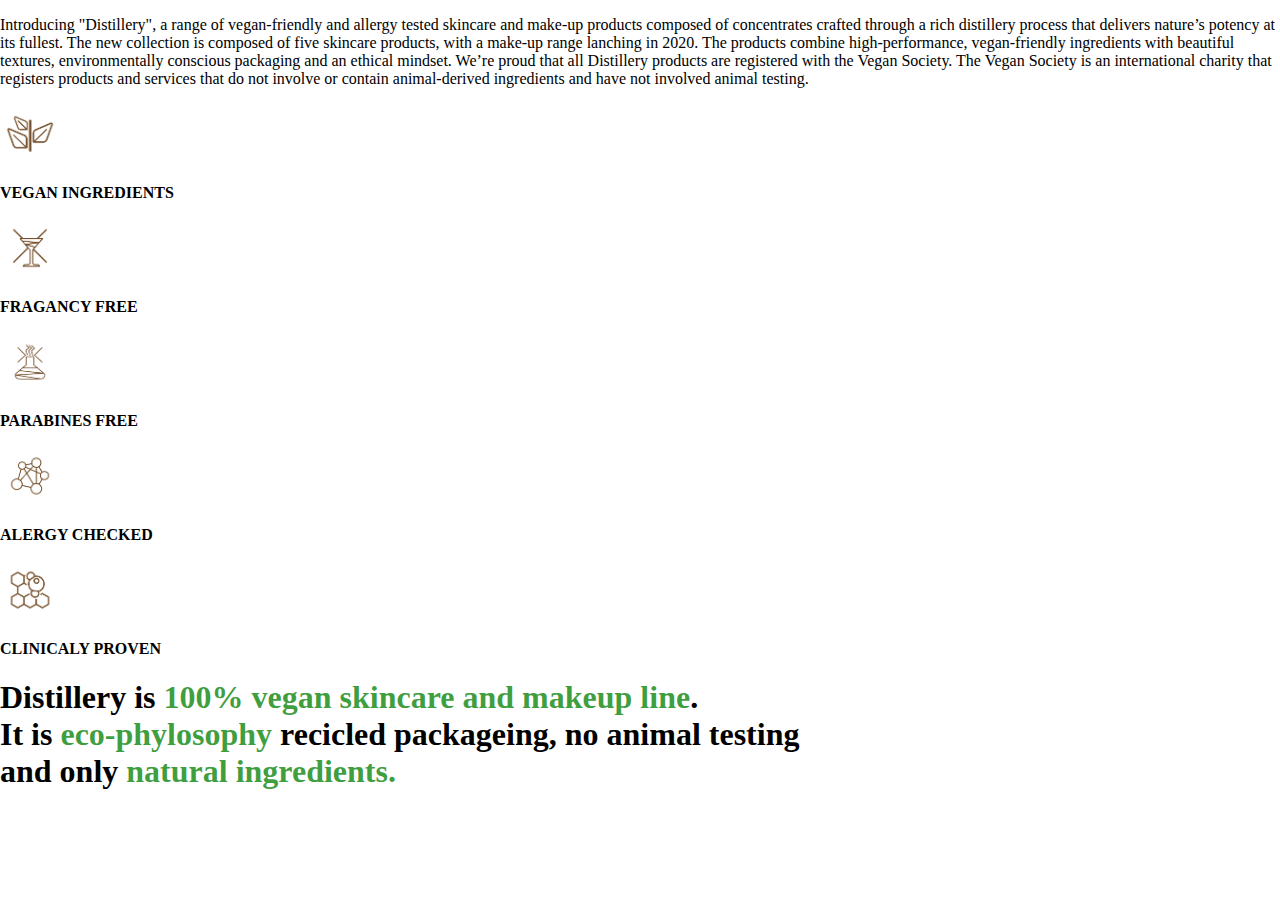
<file: about.html>
<!DOCTYPE html>
<html lang="en">
<head>
    <meta charset="UTF-8">
    <meta http-equiv="X-UA-Compatible" content="IE=edge">
    <meta name="viewport" content="width=device-width, initial-scale=1.0">
    <title>Document</title>
    <link rel="stylesheet" href="css/distilery.css">
    <link rel="stylesheet" href="https://use.fontawesome.com/releases/v5.15.3/css/all.css" integrity="sha384-SZXxX4whJ79/gErwcOYf+zWLeJdY/qpuqC4cAa9rOGUstPomtqpuNWT9wdPEn2fk" crossorigin="anonymous">
    <link rel="preconnect" href="https://fonts.gstatic.com">
    <link href="https://fonts.googleapis.com/css2?family=Roboto&display=swap" rel="stylesheet">
    <!-- CSS only -->
    <link href="https://cdn.jsdelivr.net/npm/bootstrap@5.1.0/dist/css/bootstrap.min.css" rel="stylesheet" integrity="sha384-KyZXEAg3QhqLMpG8r+8fhAXLRk2vvoC2f3B09zVXn8CA5QIVfZOJ3BCsw2P0p/We" crossorigin="anonymous">
</head>
<body>
    <!--HEADER BANNER-->
    <header class="mt-5">
        <p class="pt-5 ps-5 pe-5">Introducing "Distillery", a range of vegan-friendly and allergy tested skincare and make-up products composed of concentrates crafted through a rich distillery process that delivers nature’s potency at its fullest.

            The new collection is composed of five skincare products, with a make-up range lanching in 2020. The products combine high-performance, vegan-friendly ingredients with beautiful textures, environmentally conscious packaging and an ethical mindset.
            
            We’re proud that all Distillery products are registered with the Vegan Society. The Vegan Society is an international charity that registers products and services that do not involve or contain animal-derived ingredients and have not involved animal testing.
        </p>
    </header>

    <!--PROPERTIES DIV-->
    <div class="container property-div">
      <div class="card-group text-center">
        <div class="card d-flex justify-content center align-items-center border-0" style="width: 18rem;">
          <img src="Images/one.jpg" class="card-img-top" alt="..." style="width: 60px;">
          <div class="card-body pt-0 mt-0">
            <p class="card-text fs-6 fw-normal">Vegan ingredients</p>
          </div>
        </div>
        <div class="card d-flex justify-content center align-items-center border-0" style="width: 18rem;">
          <img src="Images/two.jpg" class="card-img-top" alt="..." style="width: 60px;">
          <div class="card-body pt-0 mt-0">
            <p class="card-text fs-6 fw-normal">Fragancy free</p>
          </div>
        </div>
        <div class="card d-flex justify-content center align-items-center border-0" style="width: 18rem;">
          <img src="Images/three.jpg" class="card-img-top" alt="..." style="width: 60px;">
          <div class="card-body pt-0 mt-0">
            <p class="card-text fs-6 fw-normal">Parabines free</p>
          </div>
        </div>
        <div class="card d-flex justify-content center align-items-center border-0" style="width: 18rem;">
          <img src="Images/four.jpg" class="card-img-top" alt="..." style="width: 60px;">
          <div class="card-body pt-0 mt-0">
            <p class="card-text fs-6 fw-normal">Alergy checked</p>
          </div>
        </div>
        <div class="card d-flex justify-content center align-items-center border-0" style="width: 18rem;">
          <img src="Images/five.jpg" class="card-img-top" alt="..." style="width: 60px;">
          <div class="card-body pt-0 mt-0">
            <p class="card-text fs-6 fw-normal">Clinicaly proven</p>
          </div>
        </div>
      </div>
    </div>

    <!--MAIN TEXT AFTER HEADER-->
    <div class="container text-center mt-4 main-textbox">
      <h1 class="fs-4">Distillery is <span>100% vegan skincare and makeup line</span>. 
        <br> 
        It is <span>eco-phylosophy</span> recicled packageing, no animal testing 
        <br> 
        and only <span>natural ingredients.</span></h1>
    </div>

    <!-- JavaScript Bundle with Popper -->
    <script src="https://cdn.jsdelivr.net/npm/bootstrap@5.1.0/dist/js/bootstrap.bundle.min.js" integrity="sha384-U1DAWAznBHeqEIlVSCgzq+c9gqGAJn5c/t99JyeKa9xxaYpSvHU5awsuZVVFIhvj" crossorigin="anonymous"></script>
</body>
</html>
</file>
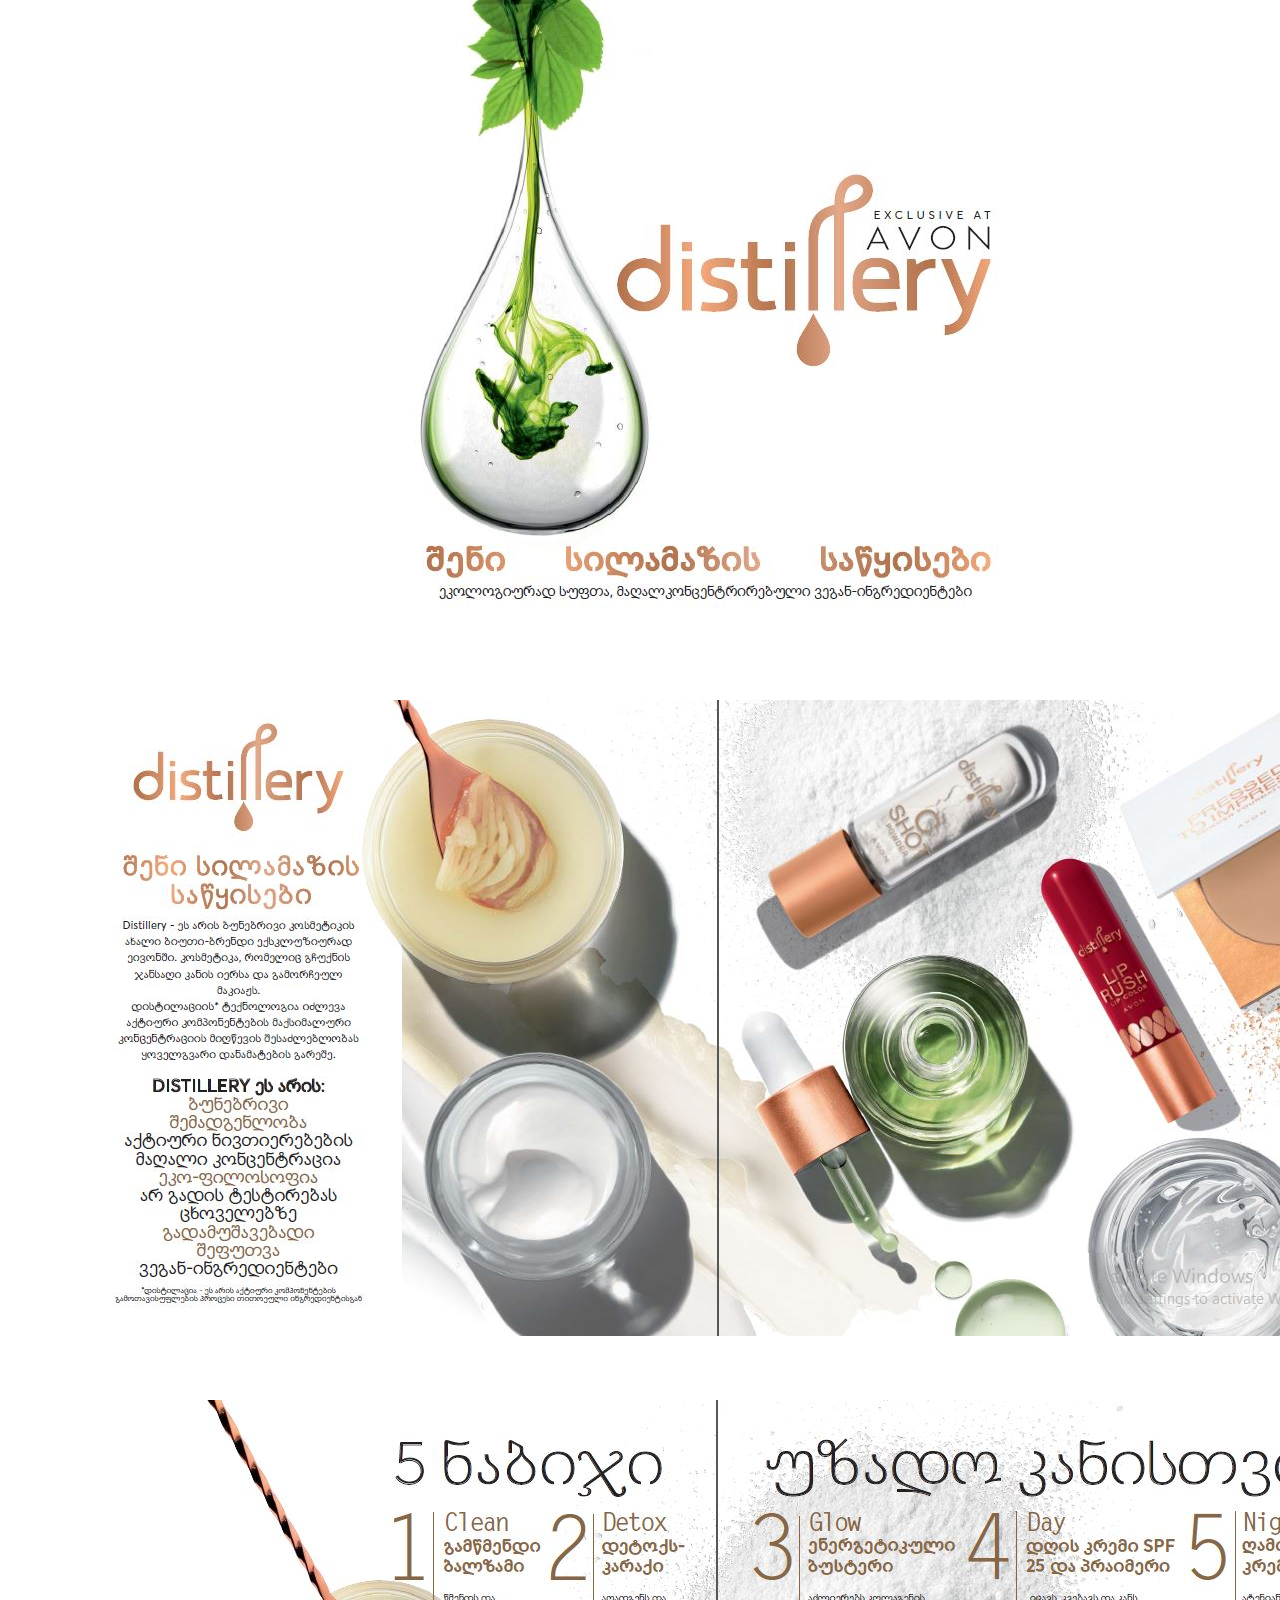
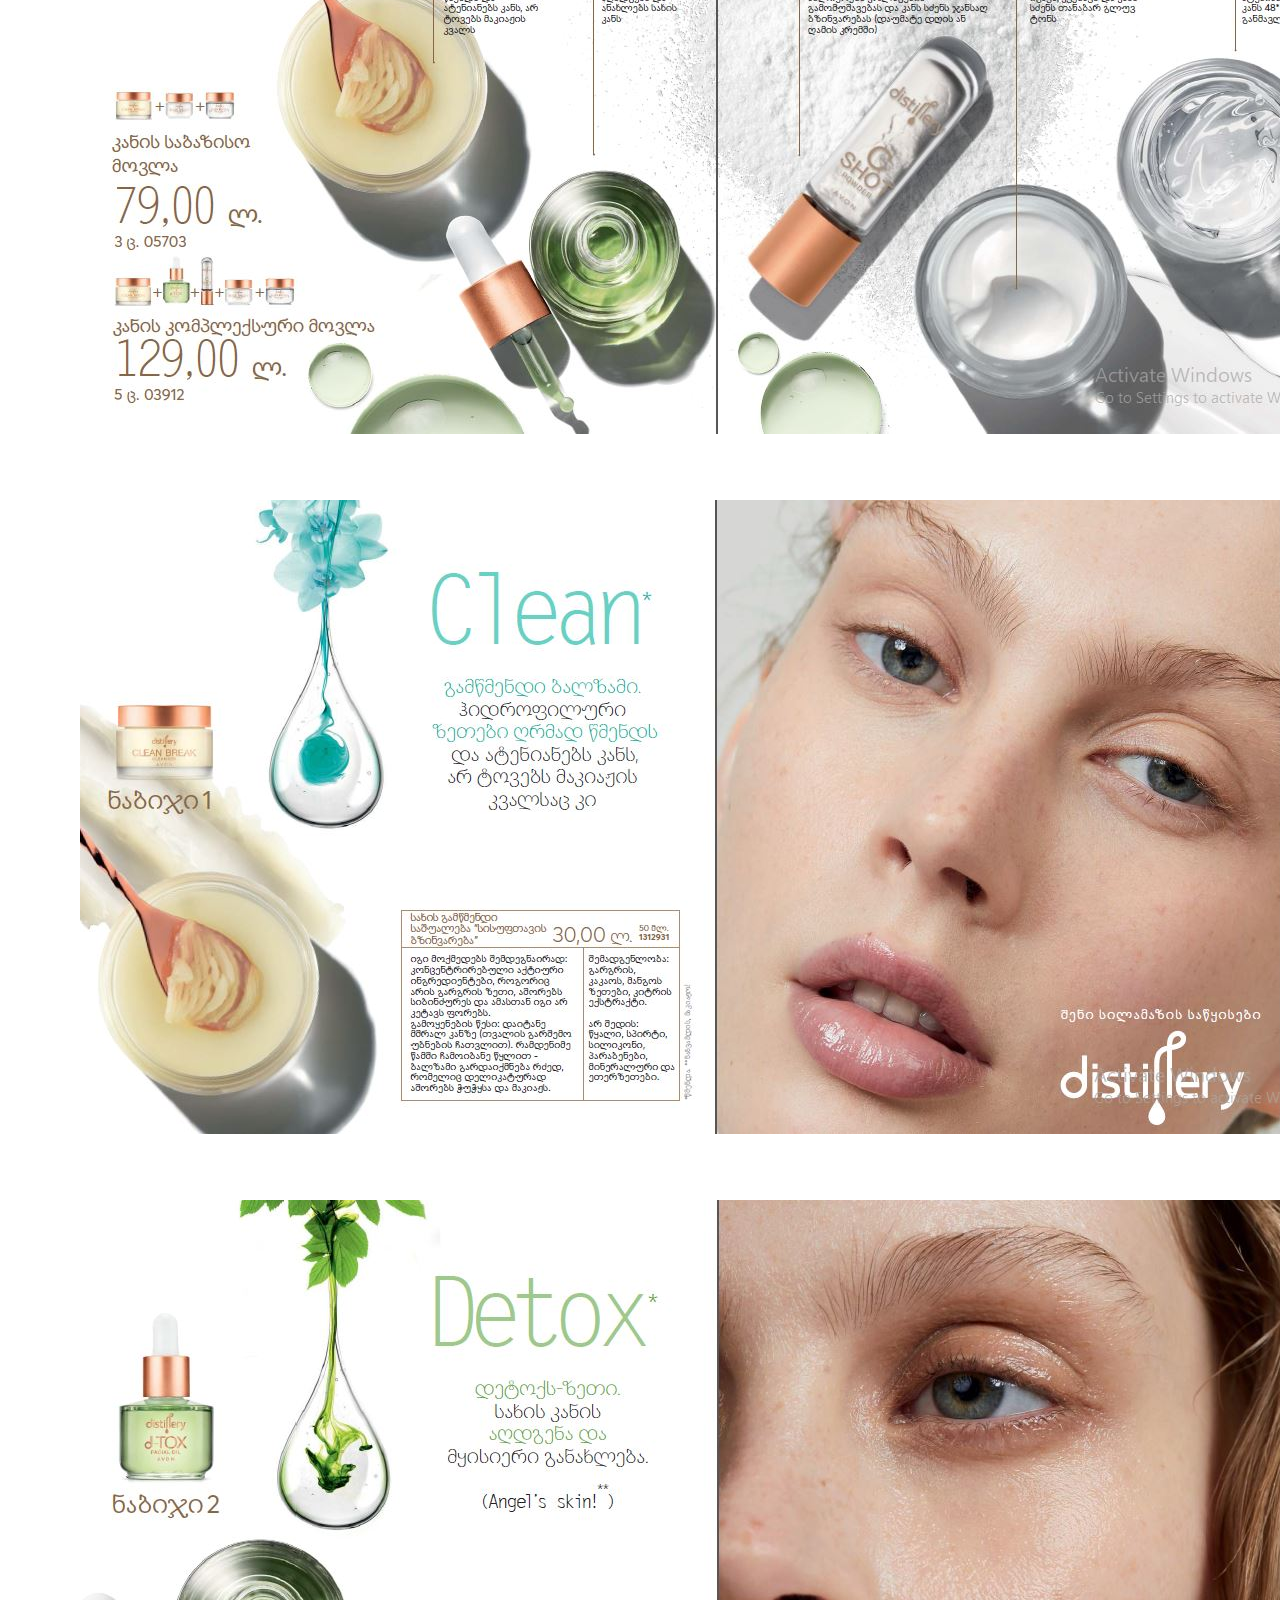
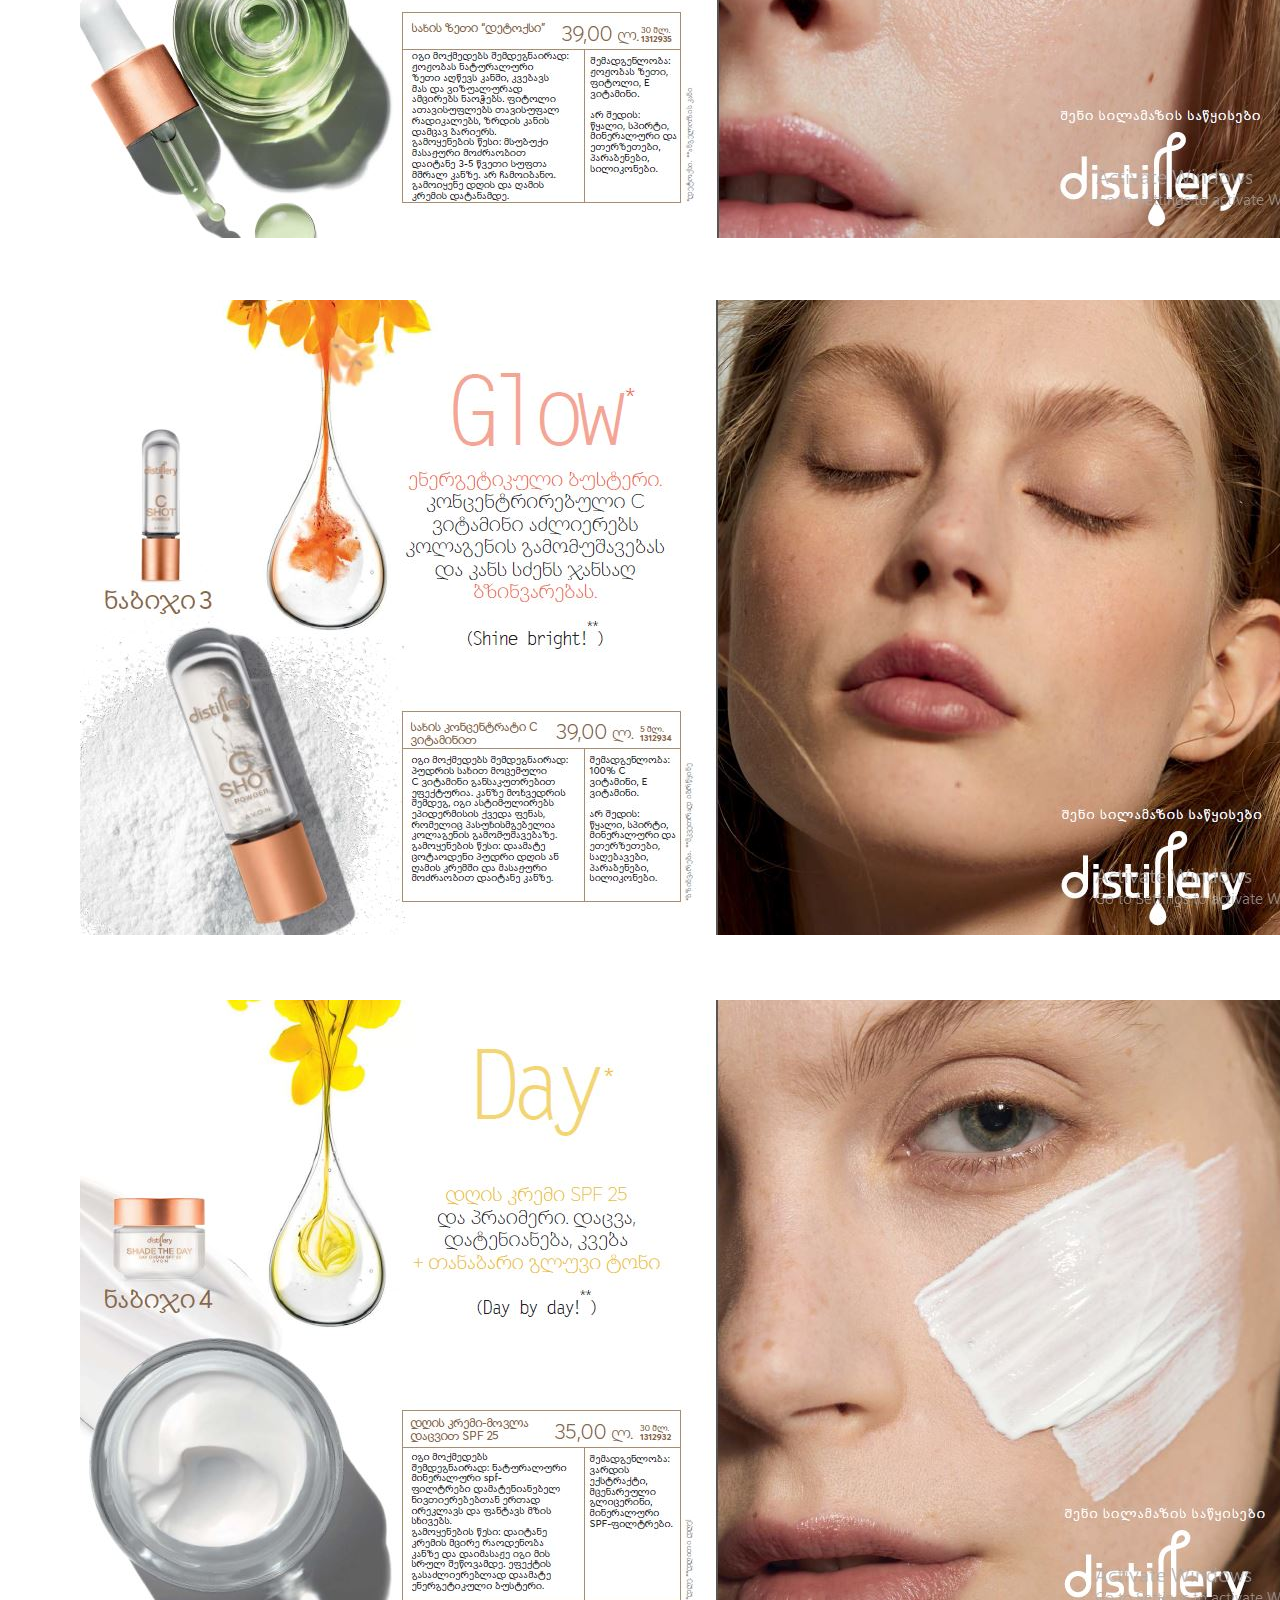
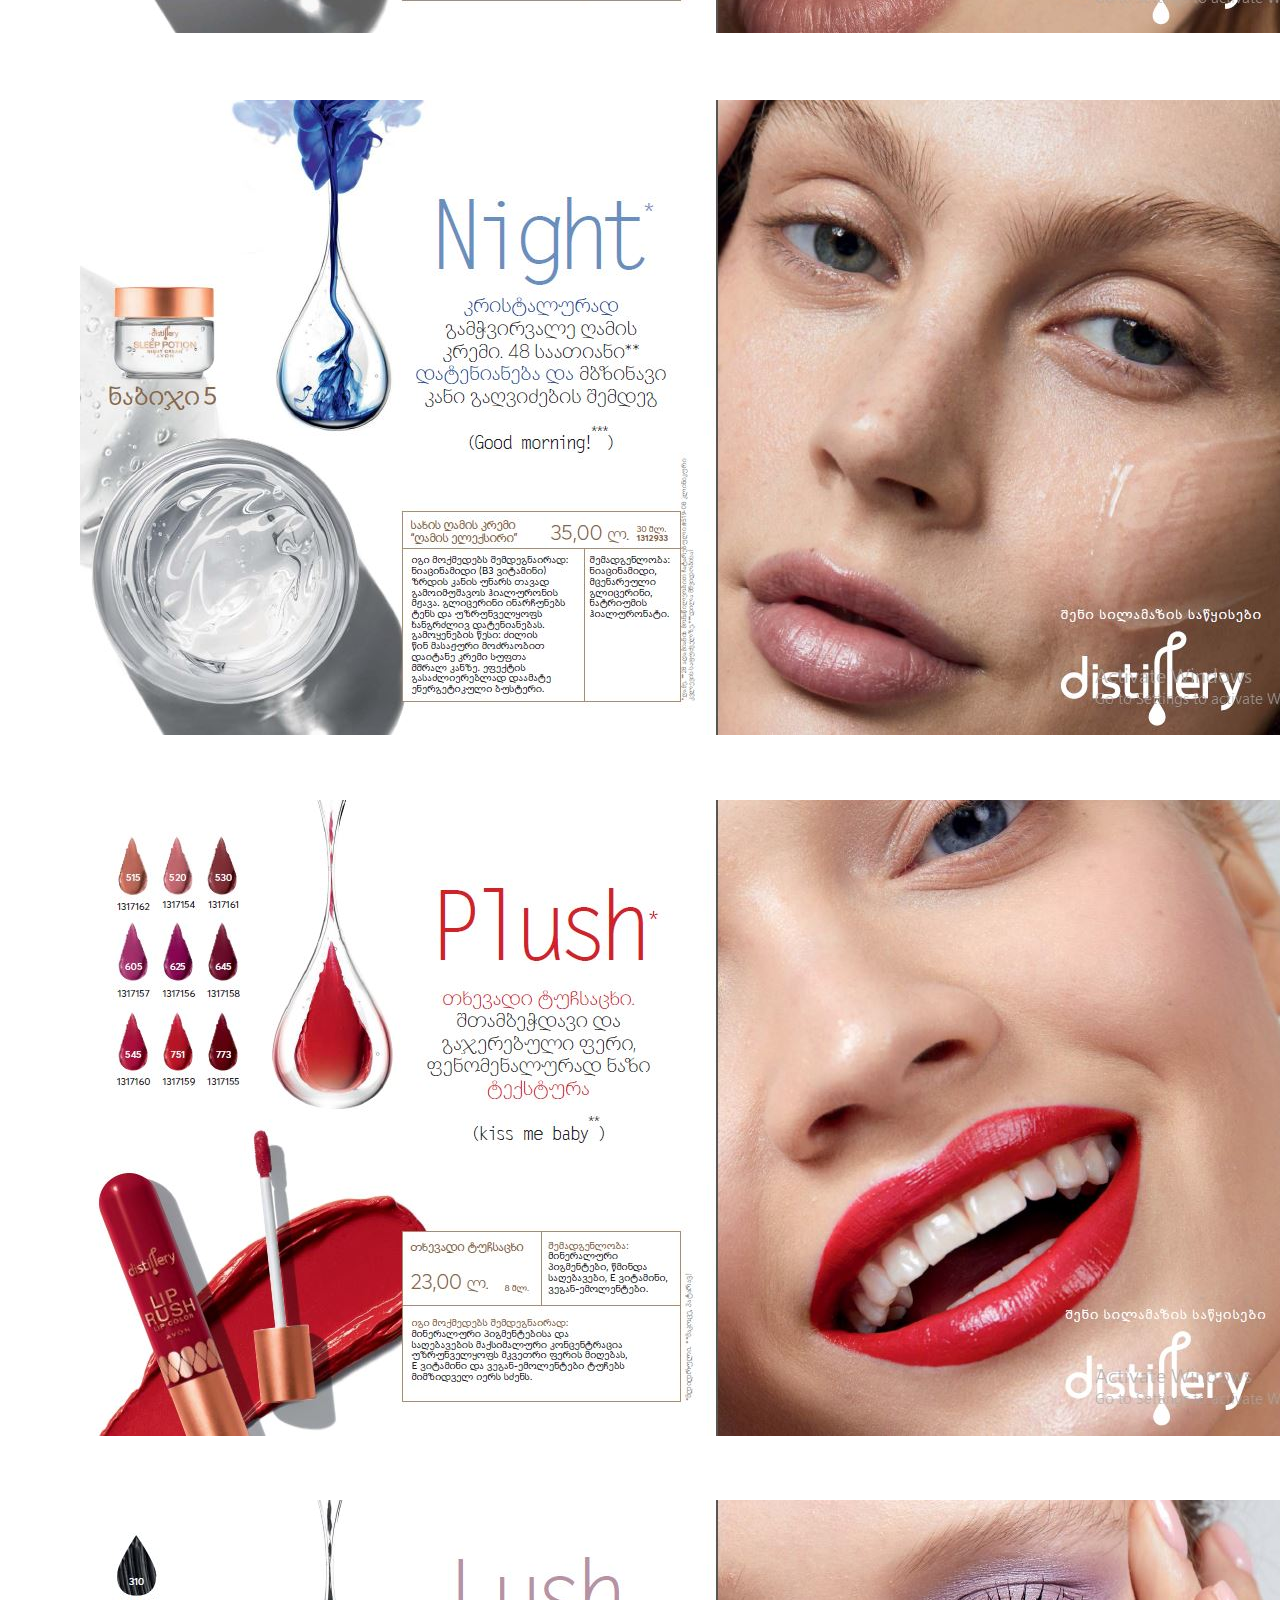
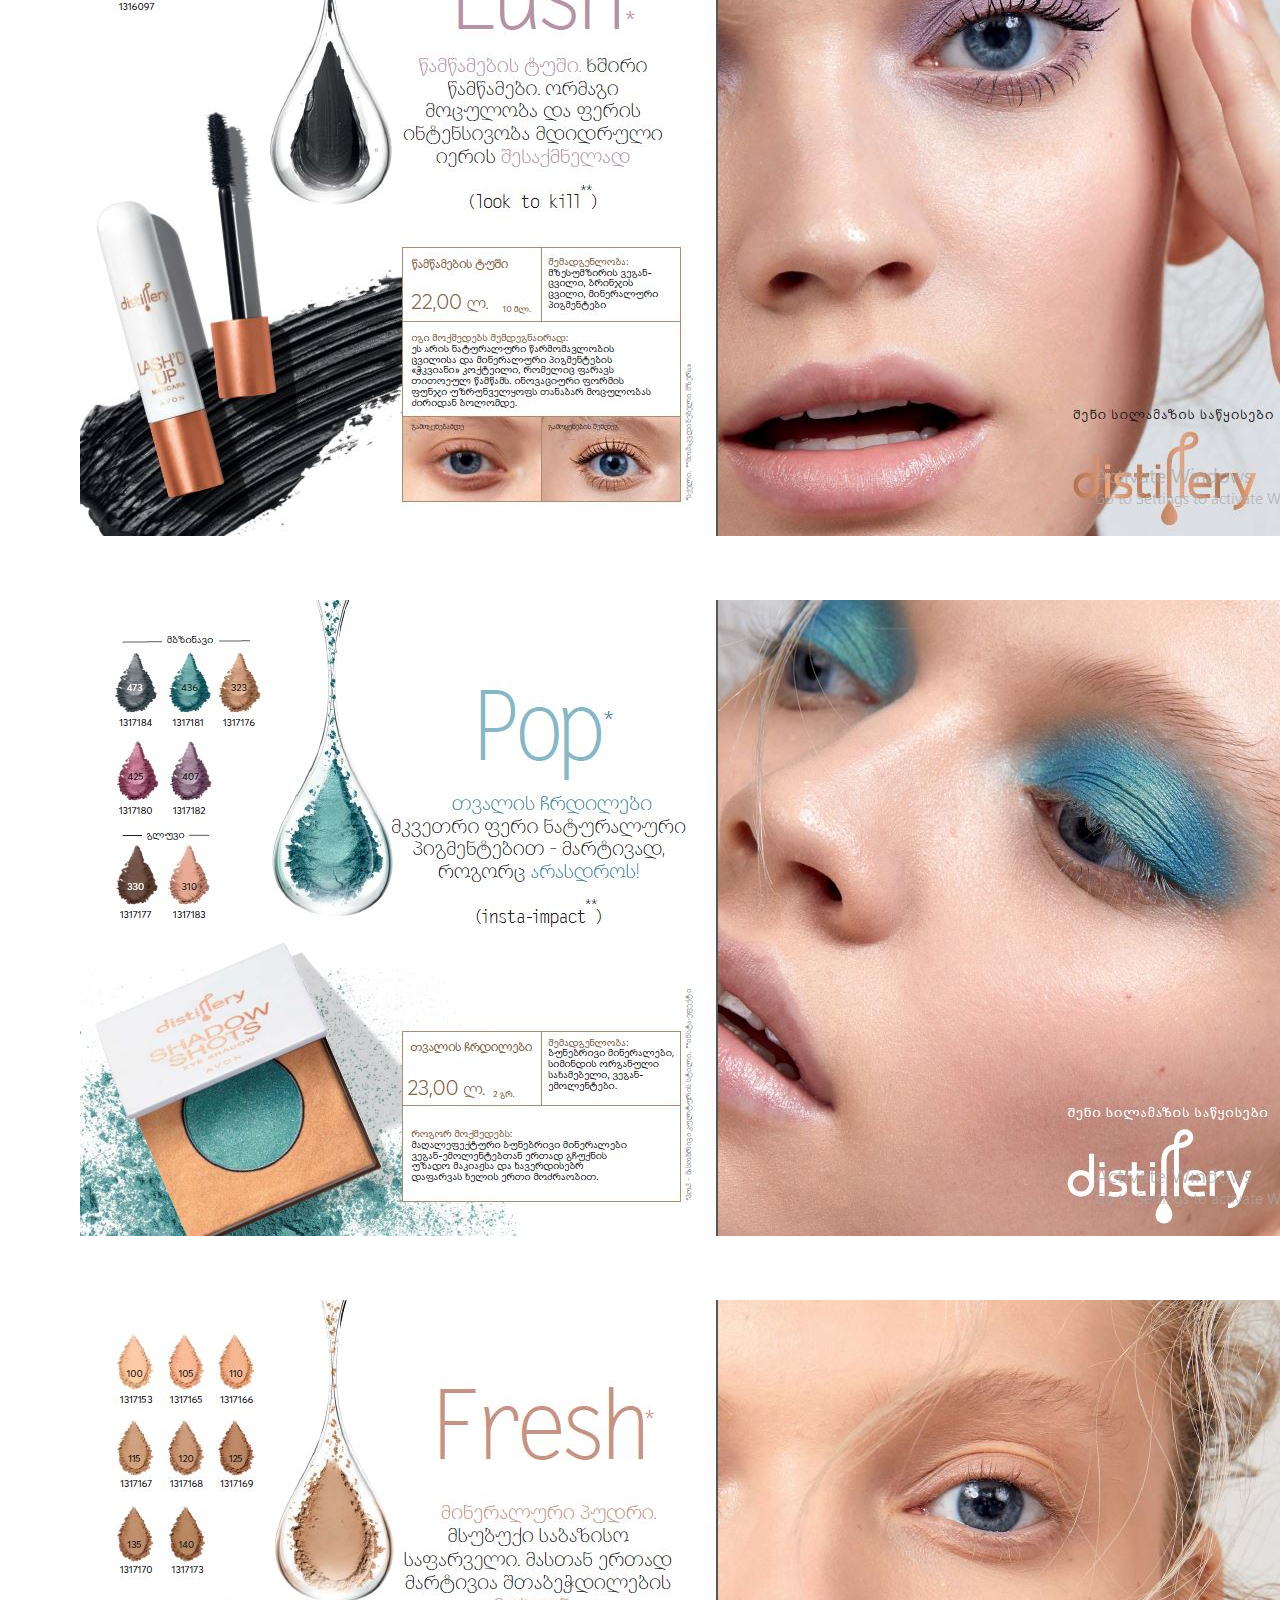
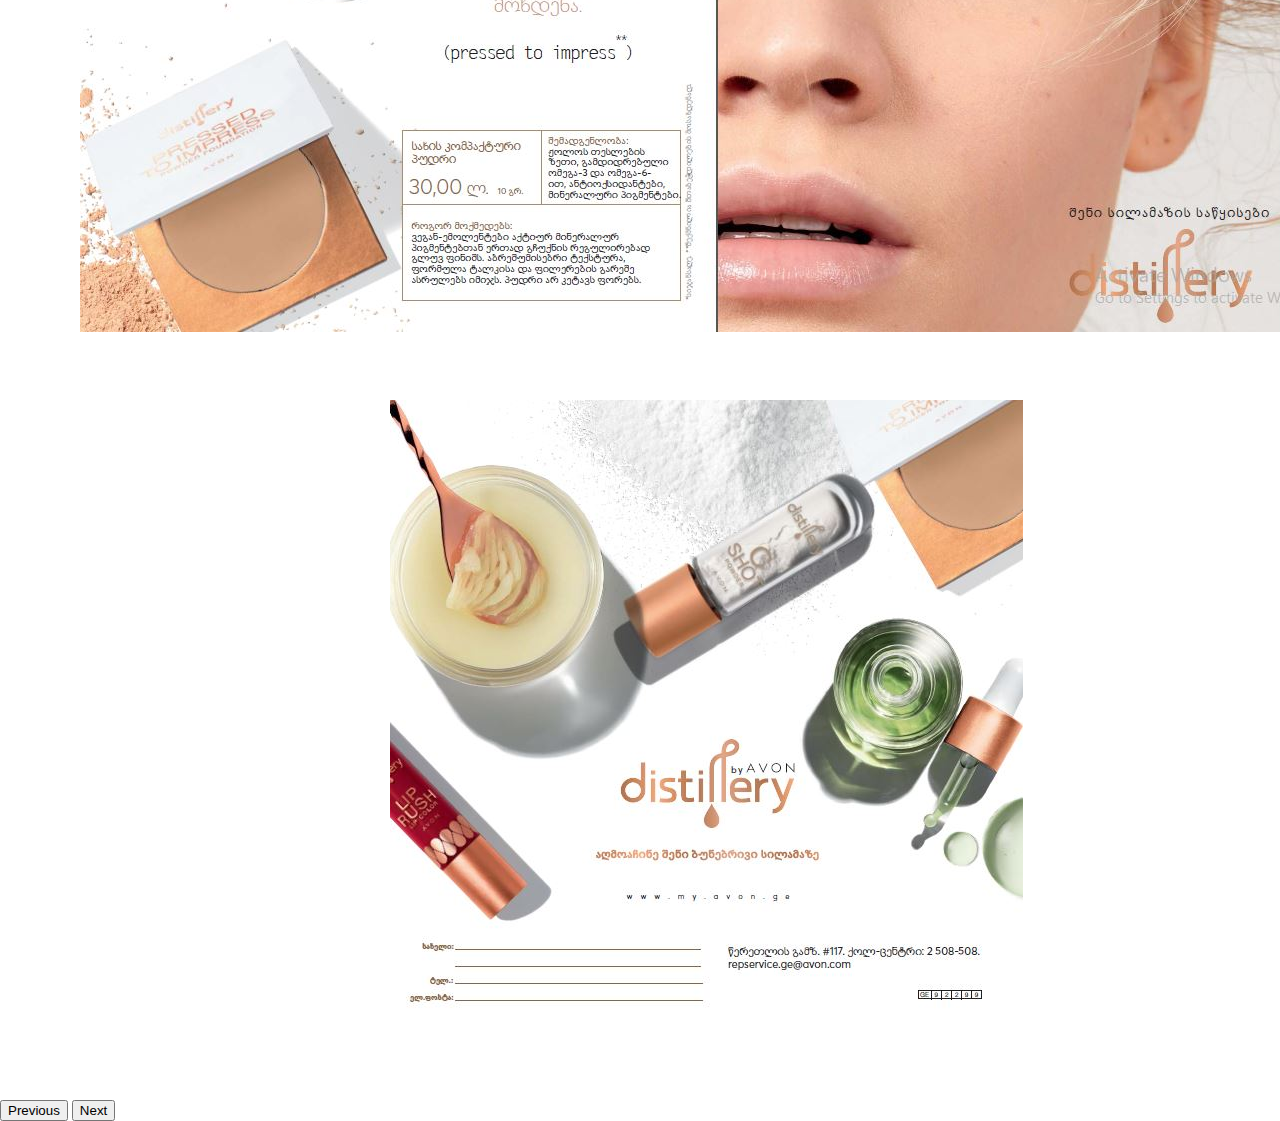
<file: catalogue.html>
<!DOCTYPE html>
<html lang="en">
<head>
    <meta charset="UTF-8">
    <meta http-equiv="X-UA-Compatible" content="IE=edge">
    <meta name="viewport" content="width=device-width, initial-scale=1.0">
    <title>Document</title>
    <link rel="stylesheet" href="catalogue.css">
    <link rel="stylesheet" href="https://use.fontawesome.com/releases/v5.15.3/css/all.css" integrity="sha384-SZXxX4whJ79/gErwcOYf+zWLeJdY/qpuqC4cAa9rOGUstPomtqpuNWT9wdPEn2fk" crossorigin="anonymous">
    <link rel="preconnect" href="https://fonts.gstatic.com">
    <link href="https://fonts.googleapis.com/css2?family=Roboto&display=swap" rel="stylesheet">
    <!-- CSS only -->
    <link href="https://cdn.jsdelivr.net/npm/bootstrap@5.1.0/dist/css/bootstrap.min.css" rel="stylesheet" integrity="sha384-KyZXEAg3QhqLMpG8r+8fhAXLRk2vvoC2f3B09zVXn8CA5QIVfZOJ3BCsw2P0p/We" crossorigin="anonymous">
</head>
<body>

    <div id="carouselExampleControls" class="carousel slide carousel-dark mt-5" data-bs-ride="carousel">
        <div class="carousel-inner">
          <div class="carousel-item active first">
            <img src="Images/page1.JPG" class="d-block w-100" alt="...">
          </div>
          <div class="carousel-item">
            <img src="Images/page2.JPG" class="d-block w-100" alt="...">
          </div>
          <div class="carousel-item">
            <img src="Images/page3.JPG" class="d-block w-100" alt="...">
          </div>
          <div class="carousel-item">
            <img src="Images/page4.JPG" class="d-block w-100" alt="...">
          </div>
          <div class="carousel-item">
            <img src="Images/page5.JPG" class="d-block w-100" alt="...">
          </div>
          <div class="carousel-item">
            <img src="Images/page6.JPG" class="d-block w-100" alt="...">
          </div>
          <div class="carousel-item">
            <img src="Images/page7.JPG" class="d-block w-100" alt="...">
          </div>
          <div class="carousel-item">
            <img src="Images/page8.JPG" class="d-block w-100" alt="...">
          </div>
          <div class="carousel-item">
            <img src="Images/page9.JPG" class="d-block w-100" alt="...">
          </div>
          <div class="carousel-item">
            <img src="Images/page10.JPG" class="d-block w-100" alt="...">
          </div>
          <div class="carousel-item">
            <img src="Images/page11.JPG" class="d-block w-100" alt="...">
          </div>
          <div class="carousel-item">
            <img src="Images/page12.JPG" class="d-block w-100" alt="...">
          </div>
          <div class="carousel-item last">
            <img src="Images/page13.JPG" class="d-block w-100" alt="...">
          </div>
        </div>
        <button class="carousel-control-prev" type="button" data-bs-target="#carouselExampleControls" data-bs-slide="prev">
          <span class="carousel-control-prev-icon arrows" aria-hidden="true"></span>
          <span class="visually-hidden">Previous</span>
        </button>
        <button class="carousel-control-next" type="button" data-bs-target="#carouselExampleControls" data-bs-slide="next">
          <span class="carousel-control-next-icon arrows" aria-hidden="true"></span>
          <span class="visually-hidden">Next</span>
        </button>
      </div>

    <!-- JavaScript Bundle with Popper -->
    <script src="https://cdn.jsdelivr.net/npm/bootstrap@5.1.0/dist/js/bootstrap.bundle.min.js" integrity="sha384-U1DAWAznBHeqEIlVSCgzq+c9gqGAJn5c/t99JyeKa9xxaYpSvHU5awsuZVVFIhvj" crossorigin="anonymous"></script>
</body>
</html>
</file>
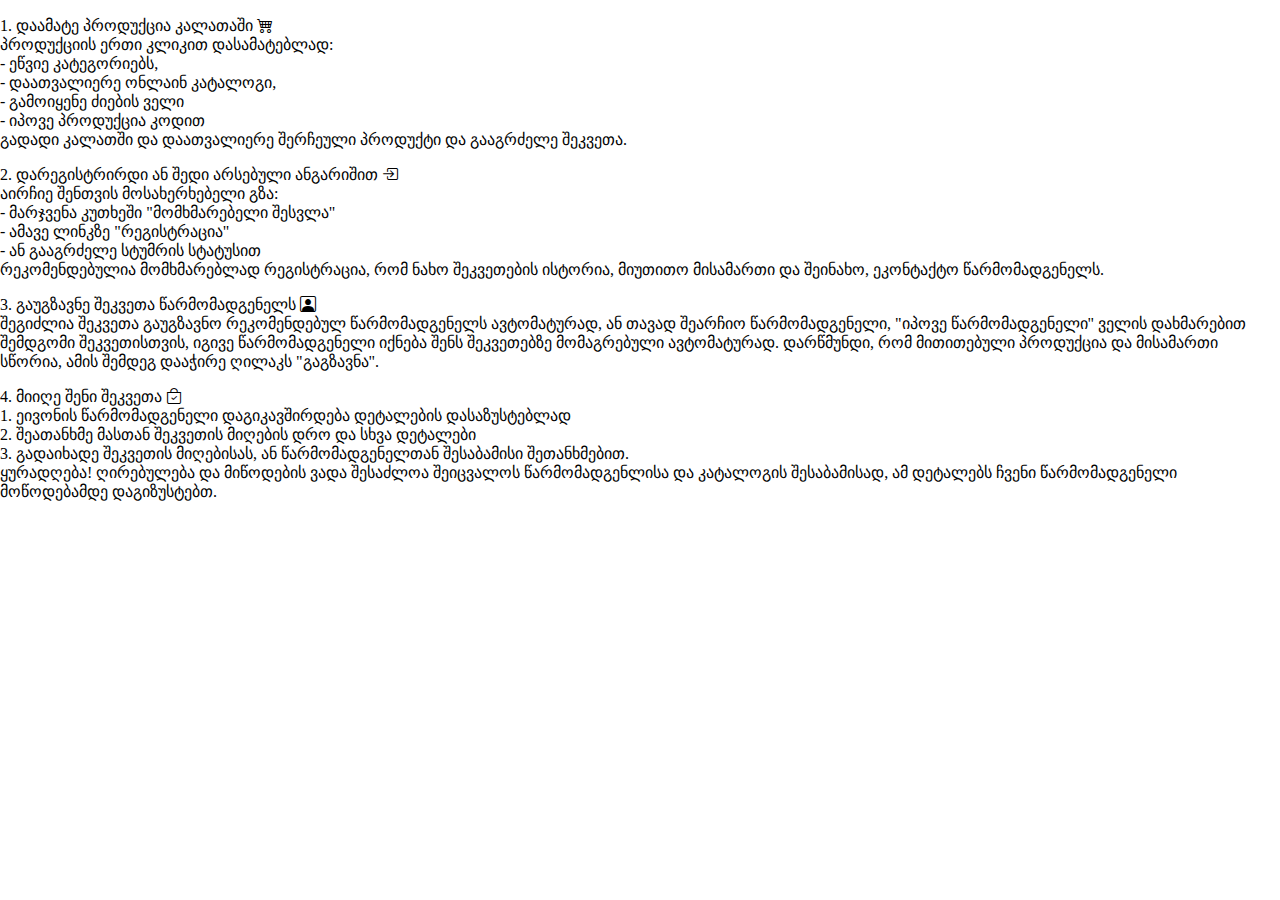
<file: delivery.html>
<!DOCTYPE html>
<html lang="en">
<head>
    <meta charset="UTF-8">
    <meta http-equiv="X-UA-Compatible" content="IE=edge">
    <meta name="viewport" content="width=device-width, initial-scale=1.0">
    <title>Document</title>
    <link rel="stylesheet" href="css/distilery.css">
    <link rel="stylesheet" href="https://use.fontawesome.com/releases/v5.15.3/css/all.css" integrity="sha384-SZXxX4whJ79/gErwcOYf+zWLeJdY/qpuqC4cAa9rOGUstPomtqpuNWT9wdPEn2fk" crossorigin="anonymous">
    <link rel="preconnect" href="https://fonts.gstatic.com">
    <link rel="stylesheet" href="https://cdn.jsdelivr.net/npm/bootstrap-icons@1.3.0/font/bootstrap-icons.css">
    <link href="https://fonts.googleapis.com/css2?family=Roboto&display=swap" rel="stylesheet">
    <!-- CSS only -->
    <link href="https://cdn.jsdelivr.net/npm/bootstrap@5.1.0/dist/css/bootstrap.min.css" rel="stylesheet" integrity="sha384-KyZXEAg3QhqLMpG8r+8fhAXLRk2vvoC2f3B09zVXn8CA5QIVfZOJ3BCsw2P0p/We" crossorigin="anonymous">
</head>
<body>

    <!--MAIN TEXT AFTER HEADER-->
    <div class="container mt-5 mb-5 pt-5 main-textbox">
        <p><span class="fw-bold">1. დაამატე პროდუქცია კალათაში <i class="bi bi-cart4 fw-bold fs-3"></i></span>
            <br>პროდუქციის ერთი კლიკით დასამატებლად:
            <br>- ეწვიე კატეგორიებს,
            <br>- დაათვალიერე ონლაინ კატალოგი,
            <br>- გამოიყენე ძიების ველი
            <br>- იპოვე პროდუქცია კოდით
            <br>გადადი კალათში და დაათვალიერე შერჩეული პროდუქტი და გააგრძელე შეკვეთა.
        </p>
    </div>
    <div class="container mt-5 mb-5 main-textbox">
        <p><span class="fw-bold">2. დარეგისტრირდი ან შედი არსებული ანგარიშით <i class="bi bi-box-arrow-in-right fw-bold fs-3"></i></span>
            <br>აირჩიე შენთვის მოსახერხებელი გზა:
            <br>- მარჯვენა კუთხეში "მომხმარებელი შესვლა"
            <br>- ამავე ლინკზე "რეგისტრაცია"
            <br>- ან გააგრძელე სტუმრის სტატუსით
            <br>რეკომენდებულია მომხმარებლად რეგისტრაცია, რომ ნახო შეკვეთების ისტორია, მიუთითო მისამართი და შეინახო, 
            ეკონტაქტო წარმომადგენელს.
        </p>
    </div>
    <div class="container mt-5 mb-5 main-textbox">
        <p><span class="fw-bold">3. გაუგზავნე შეკვეთა წარმომადგენელს <i class="bi bi-person-square fw-bold fs-3"></i></span>
            <br>შეგიძლია შეკვეთა გაუგზავნო რეკომენდებულ წარმომადგენელს ავტომატურად, ან თავად შეარჩიო წარმომადგენელი, 
            "იპოვე წარმომადგენელი" ველის დახმარებით შემდგომი შეკვეთისთვის, იგივე წარმომადგენელი იქნება შენს შეკვეთებზე 
            მომაგრებული ავტომატურად. დარწმუნდი, რომ მითითებული პროდუქცია და მისამართი სწორია, ამის შემდეგ დააჭირე 
            ღილაკს "გაგზავნა".
        </p>
    </div>
    <div class="container mt-5 mb-5 main-textbox">
        <p><span class="fw-bold">4. მიიღე შენი შეკვეთა <i class="bi bi-bag-check fw-bold fs-3"></i></span>
            <br>1. ეივონის წარმომადგენელი დაგიკავშირდება დეტალების დასაზუსტებლად
            <br>2. შეათანხმე მასთან შეკვეთის მიღების დრო და სხვა დეტალები
            <br>3. გადაიხადე შეკვეთის მიღებისას, ან წარმომადგენელთან შესაბამისი შეთანხმებით.
            <br>ყურადღება! ღირებულება და მიწოდების ვადა შესაძლოა შეიცვალოს წარმომადგენლისა და კატალოგის შესაბამისად, 
            ამ დეტალებს ჩვენი წარმომადგენელი მოწოდებამდე დაგიზუსტებთ.
        </p>
      </div>

    <!-- JavaScript Bundle with Popper -->
    <script src="https://cdn.jsdelivr.net/npm/bootstrap@5.1.0/dist/js/bootstrap.bundle.min.js" integrity="sha384-U1DAWAznBHeqEIlVSCgzq+c9gqGAJn5c/t99JyeKa9xxaYpSvHU5awsuZVVFIhvj" crossorigin="anonymous"></script>
</body>
</html>
</file>
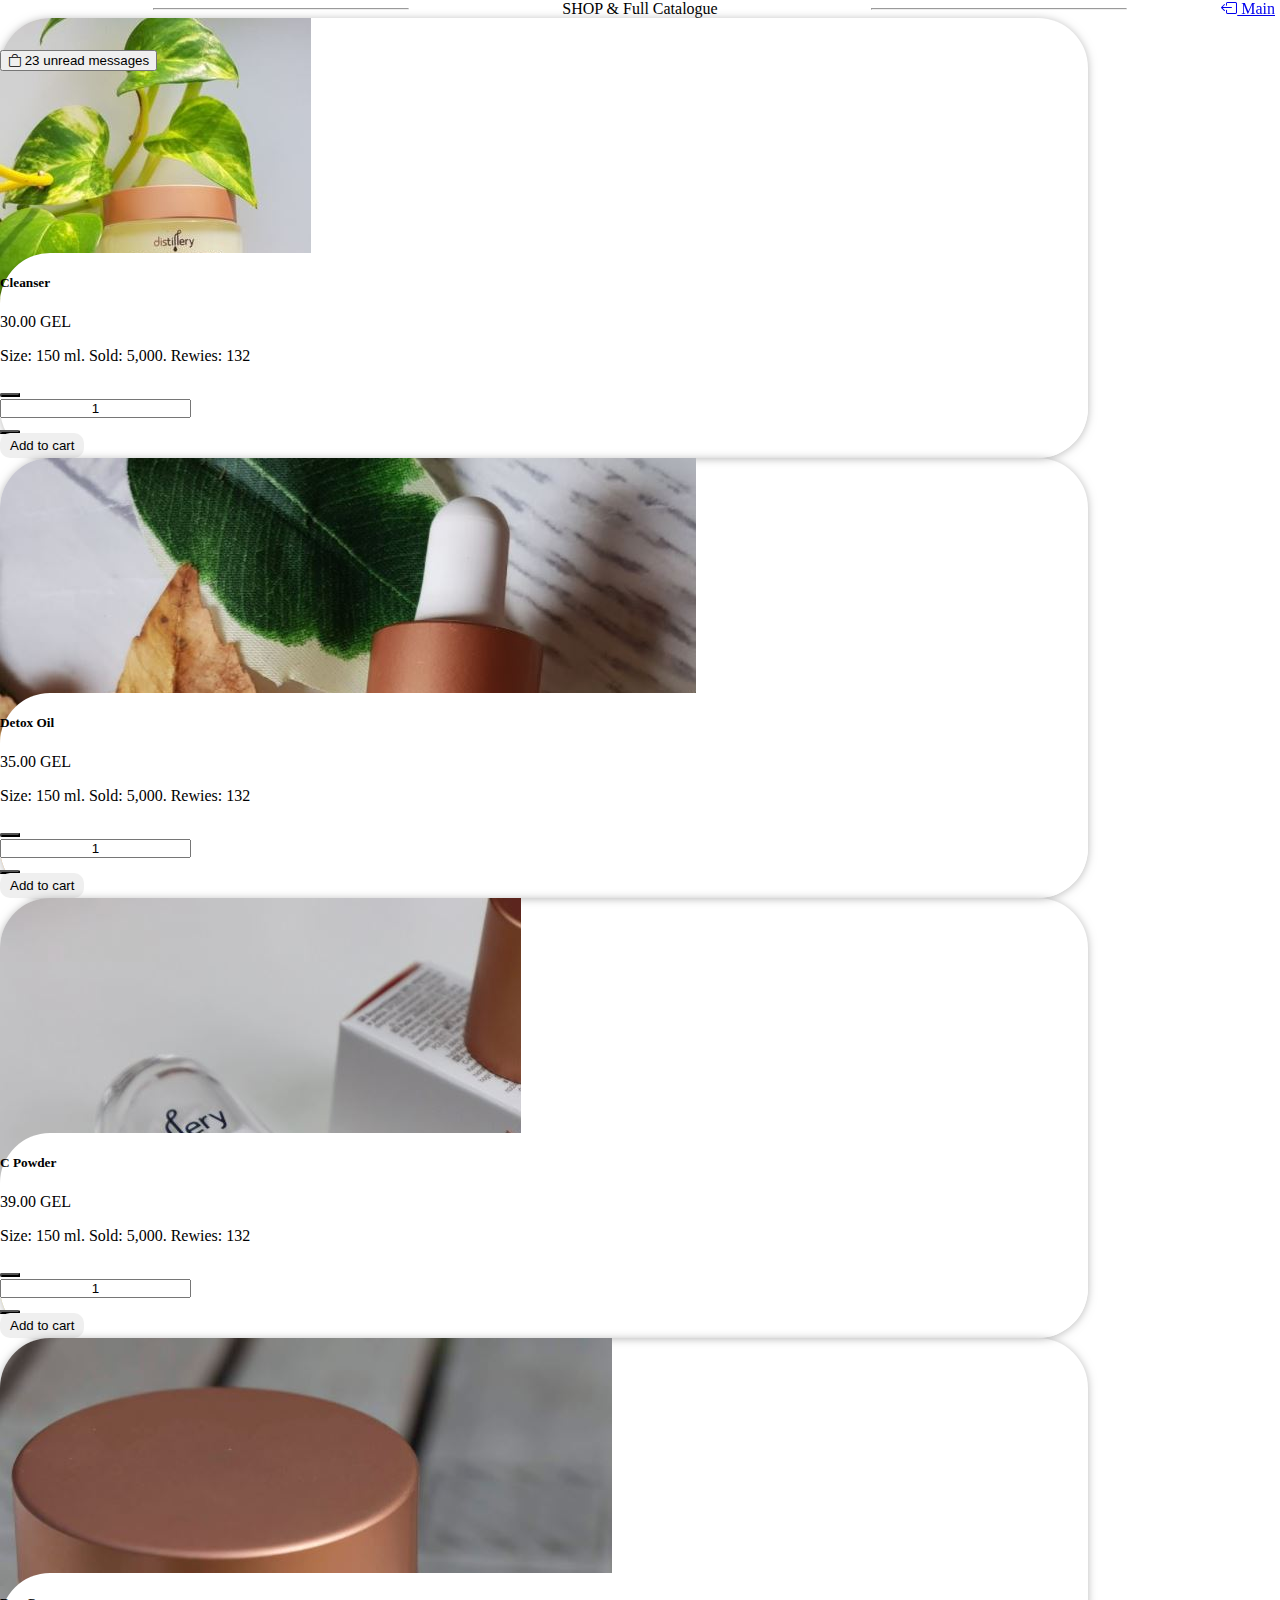
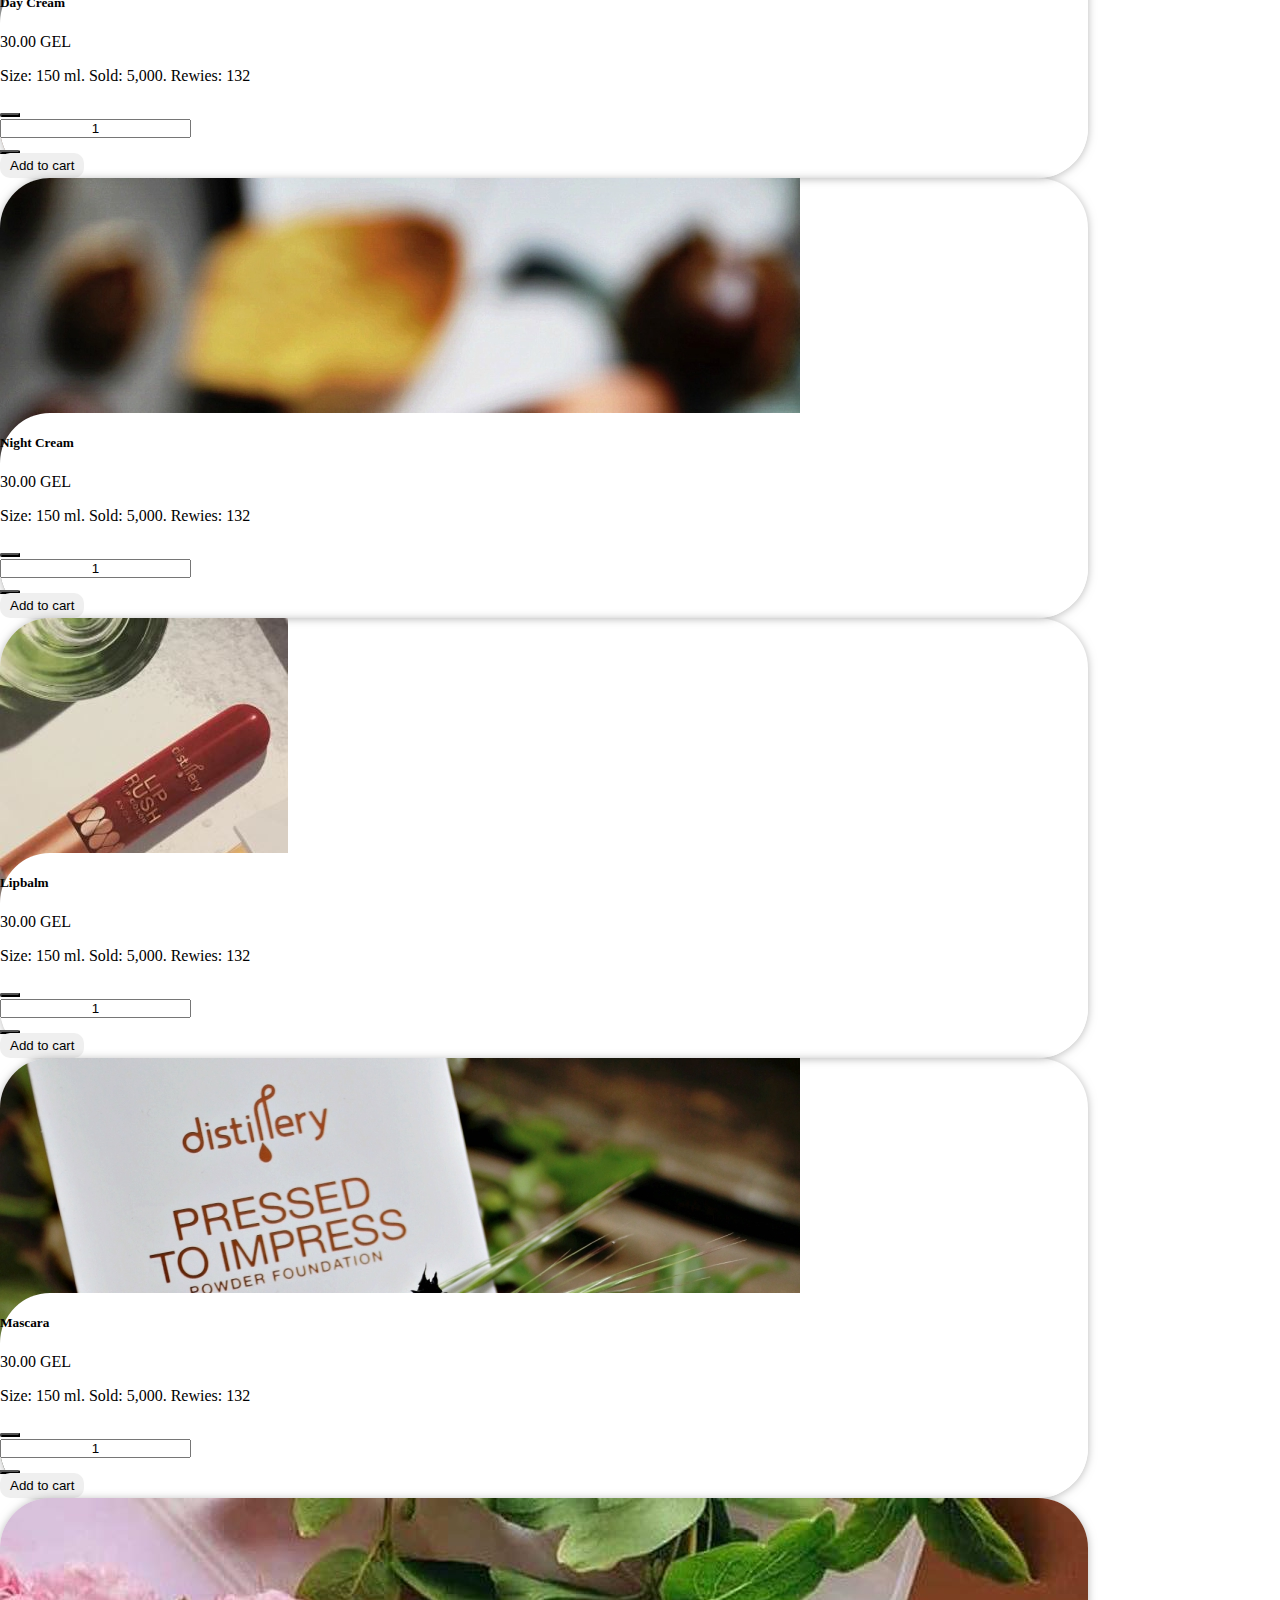
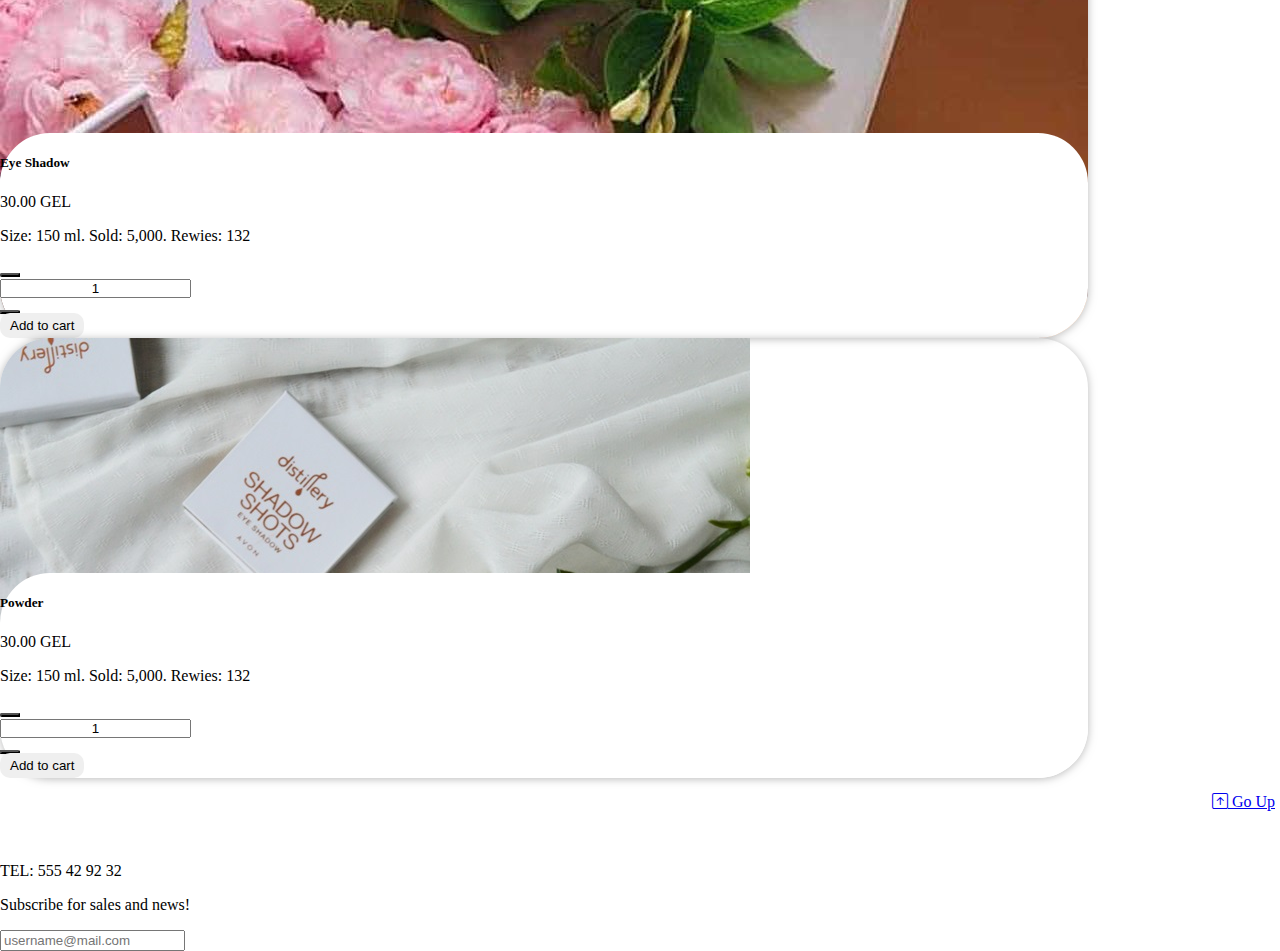
<file: shop.html>
<!DOCTYPE html>
<html lang="en">
<head>
    <meta charset="UTF-8">
    <meta http-equiv="X-UA-Compatible" content="IE=edge">
    <meta name="viewport" content="width=device-width, initial-scale=1.0">
    <title>Document</title>
    <link rel="stylesheet" href="shop.css">
    <link rel="stylesheet" href="https://use.fontawesome.com/releases/v5.15.3/css/all.css" integrity="sha384-SZXxX4whJ79/gErwcOYf+zWLeJdY/qpuqC4cAa9rOGUstPomtqpuNWT9wdPEn2fk" crossorigin="anonymous">
    <link rel="preconnect" href="https://fonts.gstatic.com">
    <link href="https://fonts.googleapis.com/css2?family=Roboto&display=swap" rel="stylesheet">
    <!-- CSS only -->
    <link rel="stylesheet" href="https://cdn.jsdelivr.net/npm/bootstrap-icons@1.3.0/font/bootstrap-icons.css">
    <link href="https://cdn.jsdelivr.net/npm/bootstrap@5.1.0/dist/css/bootstrap.min.css" rel="stylesheet" integrity="sha384-KyZXEAg3QhqLMpG8r+8fhAXLRk2vvoC2f3B09zVXn8CA5QIVfZOJ3BCsw2P0p/We" crossorigin="anonymous">
</head>
<body>
    <div class="cart-page">
      <button type="button" class="btn cart-btn position-absolute m-0 p-0">
        <i class="bi bi bi-bag fs-3 text-success"></i>
        <span class="position-absolute translate-middle badge rounded-pill bg-danger">
          23
          <span class="visually-hidden">unread messages</span>
        </span>
      </button>
      <table class="cart">
        <thead>
          <tr class="text-center text-secondary fw-normal">
            <th>Item</th>
            <th>Quantity</th>
            <th>Price</th>
          </tr>
          <tr class="empty">
            <td>--</td>
            <td>0</td>
            <td>0</td>
            <td>--</td>
          </tr>
        </thead>
        <tbody>
          <tr data-id="">
            <td class="name text-success fw-bold"></td>
            <td class="number text-danger fw-bold"></td>
            <td class="sub text-danger fw-bold"></td>
            <td class="text-center"><i class="bi bi-x fs-4 d-block pb-2 delete"></i></td>
          </tr>
        </tbody>
        <tfoot>
          <tr class="border-0 fw-bold text-danger">
            <td><button type="button" class="btn btn-outline-dark checkout-btn">Checkout</button></td>
            <td class="text-end">SUM:</td>
            <td colspan="2" class="text-start">150</td>
          </tr>
        </tfoot>
      </table>
      <p class="sum text-end me-5 pe-4"></p>
    </div>

    <a href="main.html" class="text-decoration-none home-a text-secondary"><i class="bi bi-box-arrow-left fs-3"></i> Main</a>

    <!--SHOP-->
    <div class="divider pt-3 mb-5">
      <hr class="me-3">
      SHOP & Full Catalogue
      <hr class="ms-3">
    </div>
    <div class="container shop-container">
      <div class="row row-cols-1 row-cols-md-3 g-4 shop">
        <div class="col">
          <div class="card">
            <div class="card-img">
              <img src="Images/cleanser.JPG" class="card-img-top" alt="...">
            </div>
            <div class="card-body">
              <div class="d-flex justify-content-between">
                <h5 class="card-title" id="111">Cleanser</h5>
                <p class="fw-bold"><span class="price" data-price="">30.00</span> GEL</p>
              </div>
              <p class="description">Size: 150 ml. Sold: 5,000. Rewies: 132 </p>
              <div class="d-flex justify-content-between align-items-center">
                <div class="input-group border border-secondary">
                  <button class="btn btn-outline-secondary btn-minus border-0" type="button" id="button-addon1"><i class="fas fa-minus"></i></button>
                  <input type="text" class="form-control border-0 text-secondary" aria-label="Text input with 2 dropdown buttons">
                  <button class="btn btn-outline-secondary btn-plus border-0" type="button" id="button-addon1"><i class="fas fa-plus"></i></button>
                </div>
                <button type="button" class="btn btn-dark m-0 add-btn" id="111">Add to cart</button>
              </div>
            </div>
          </div>
        </div>
        <div class="col">
          <div class="card">
            <div class="card-img">
              <img src="Images/oil.jpg" class="card-img-top" alt="...">
            </div>
            <div class="card-body">
              <div class="d-flex justify-content-between">
                <h5 class="card-title" id="222">Detox Oil</h5>
                <p class="fw-bold"><span class="price">35.00</span> GEL</p>
              </div>
              <p class="description">Size: 150 ml. Sold: 5,000. Rewies: 132 </p>
              <div class="d-flex justify-content-between align-items-center">
                <div class="input-group border border-secondary">
                  <button class="btn btn-outline-secondary btn-minus border-0" type="button" id="button-addon1"><i class="fas fa-minus"></i></button>
                  <input type="text" class="form-control border-0" aria-label="Text input with 2 dropdown buttons">
                  <button class="btn btn-outline-secondary btn-plus border-0" type="button" id="button-addon1"><i class="fas fa-plus"></i></button>
                </div>
                <button type="button" class="btn btn-dark m-0 add-btn" id="222">Add to cart</button>
              </div> 
            </div>
          </div>
        </div>
        <div class="col">
          <div class="card">
            <div class="card-img">
              <img src="Images/cshot2.png" class="card-img-top" alt="...">
            </div>
            <div class="card-body">
              <div class="d-flex justify-content-between">
                <h5 class="card-title" id="333">C Powder</h5>
                <p class="fw-bold"><span class="price">39.00</span> GEL</p>
              </div>
              <p class="description">Size: 150 ml. Sold: 5,000. Rewies: 132 </p>
              <div class="d-flex justify-content-between align-items-center">
                <div class="input-group border border-secondary">
                  <button class="btn btn-outline-secondary btn-minus border-0" type="button" id="button-addon1"><i class="fas fa-minus"></i></button>
                  <input type="text" class="form-control border-0" aria-label="Text input with 2 dropdown buttons">
                  <button class="btn btn-outline-secondary btn-plus border-0" type="button" id="button-addon1"><i class="fas fa-plus"></i></button>
                </div>
                <button type="button" class="btn btn-dark m-0 add-btn">Add to cart</button>
              </div>
            </div>
          </div>
        </div>
        <div class="col">
          <div class="card">
            <div class="card-img">
              <img src="Images/day1.jpg" class="card-img-top" alt="...">
            </div>
            <div class="card-body">
              <div class="d-flex justify-content-between">
                <h5 class="card-title" id="444">Day Cream</h5>
                <p class="fw-bold"><span class="price">30.00</span> GEL</p>
              </div>
              <p class="description">Size: 150 ml. Sold: 5,000. Rewies: 132 </p>
              <div class="d-flex justify-content-between align-items-center">
                <div class="input-group border border-secondary">
                  <button class="btn btn-outline-secondary btn-minus border-0" type="button" id="button-addon1"><i class="fas fa-minus"></i></button>
                  <input type="text" class="form-control border-0" aria-label="Text input with 2 dropdown buttons">
                  <button class="btn btn-outline-secondary btn-plus border-0" type="button" id="button-addon1"><i class="fas fa-plus"></i></button>
                </div>
                <button type="button" class="btn btn-dark m-0 add-btn">Add to cart</button>
              </div>
            </div>
          </div>
        </div>
        <div class="col">
          <div class="card">
            <div class="card-img">
              <img src="Images/sleep1.jpg" class="card-img-top" alt="...">
            </div>
            <div class="card-body">
              <div class="d-flex justify-content-between">
                <h5 class="card-title" id="555">Night Cream</h5>
                <p class="fw-bold"><span class="price">30.00</span> GEL</p>
              </div>
              <p class="description">Size: 150 ml. Sold: 5,000. Rewies: 132 </p>
              <div class="d-flex justify-content-between align-items-center">
                <div class="input-group border border-secondary">
                  <button class="btn btn-outline-secondary btn-minus border-0" type="button" id="button-addon1"><i class="fas fa-minus"></i></button>
                  <input type="text" class="form-control border-0" aria-label="Text input with 2 dropdown buttons">
                  <button class="btn btn-outline-secondary btn-plus border-0" type="button" id="button-addon1"><i class="fas fa-plus"></i></button>
                </div>
                <button type="button" class="btn btn-dark m-0 add-btn">Add to cart</button>
              </div> 
            </div>
          </div>
        </div>
        <div class="col">
          <div class="card">
            <div class="card-img">
              <img src="Images/lip2.JPG" class="card-img-top" alt="...">
            </div>
            <div class="card-body">
              <div class="d-flex justify-content-between">
                <h5 class="card-title" id="666">Lipbalm</h5>
                <p class="fw-bold"><span class="price">30.00</span> GEL</p>
              </div>
              <p class="description">Size: 150 ml. Sold: 5,000. Rewies: 132 </p>
              <div class="d-flex justify-content-between align-items-center">
                <div class="input-group border border-secondary">
                  <button class="btn btn-outline-secondary btn-minus border-0" type="button" id="button-addon1"><i class="fas fa-minus"></i></button>
                  <input type="text" class="form-control border-0" aria-label="Text input with 2 dropdown buttons">
                  <button class="btn btn-outline-secondary btn-plus border-0" type="button" id="button-addon1"><i class="fas fa-plus"></i></button>
                </div>
                <button type="button" class="btn btn-dark m-0 add-btn">Add to cart</button>
              </div> 
            </div>
          </div>
        </div>
        <div class="col">
          <div class="card">
            <div class="card-img">
              <img src="Images/masc2.jpg" class="card-img-top" alt="...">
            </div>
            <div class="card-body">
              <div class="d-flex justify-content-between">
                <h5 class="card-title" id="777">Mascara</h5>
                <p class="fw-bold"><span class="price">30.00</span> GEL</p>
              </div>
              <p class="description">Size: 150 ml. Sold: 5,000. Rewies: 132 </p>
              <div class="d-flex justify-content-between align-items-center">
                <div class="input-group border border-secondary">
                  <button class="btn btn-outline-secondary btn-minus border-0" type="button" id="button-addon1"><i class="fas fa-minus"></i></button>
                  <input type="text" class="form-control border-0" aria-label="Text input with 2 dropdown buttons">
                  <button class="btn btn-outline-secondary btn-plus border-0" type="button" id="button-addon1"><i class="fas fa-plus"></i></button>
                </div>
                <button type="button" class="btn btn-dark m-0 add-btn">Add to cart</button>
              </div> 
            </div>
          </div>
        </div>
        <div class="col">
          <div class="card">
            <div class="card-img">
              <img src="Images/eye2.jpg" class="card-img-top" alt="...">
            </div>
            <div class="card-body">
              <div class="d-flex justify-content-between">
                <h5 class="card-title" id="888">Eye Shadow</h5>
                <p class="fw-bold"><span class="price">30.00</span> GEL</p>
              </div>
              <p class="description">Size: 150 ml. Sold: 5,000. Rewies: 132 </p>
              <div class="d-flex justify-content-between align-items-center">
                <div class="input-group border border-secondary">
                  <button class="btn btn-outline-secondary btn-minus border-0" type="button" id="button-addon1"><i class="fas fa-minus"></i></button>
                  <input type="text" class="form-control border-0" aria-label="Text input with 2 dropdown buttons">
                  <button class="btn btn-outline-secondary btn-plus border-0" type="button" id="button-addon1"><i class="fas fa-plus"></i></button>
                </div>
                <button type="button" class="btn btn-dark m-0">Add to cart</button>
              </div>
            </div>
          </div>
        </div>
        <div class="col">
          <div class="card">
            <div class="card-img">
              <img src="Images/powd.jpg" class="card-img-top" alt="...">
            </div>
            <div class="card-body">
              <div class="d-flex justify-content-between">
                <h5 class="card-title" id="999">Powder</h5>
                <p class="fw-bold"><span class="price">30.00</span> GEL</p>
              </div>
              <p class="description">Size: 150 ml. Sold: 5,000. Rewies: 132 </p>
              <div class="d-flex justify-content-between align-items-center">
                <div class="input-group border border-secondary">
                  <button class="btn btn-outline-secondary btn-minus border-0" type="button" id="button-addon1"><i class="fas fa-minus"></i></button>
                  <input type="text" class="form-control border-0" aria-label="Text input with 2 dropdown buttons">
                  <button class="btn btn-outline-secondary btn-plus border-0" type="button" id="button-addon1"><i class="fas fa-plus"></i></button>
                </div>
                <button type="button" class="btn btn-dark m-0 add-btn">Add to cart</button>
              </div>
            </div>
          </div>
        </div>
      </div>
    </div>
    <a href="#" class="text-decoration-none scroll-a text-secondary"><i class="bi bi-arrow-up-square fs-3 ms-3 "></i> Go Up</a>

    <!--FOOTER-->
  <footer class="bg-dark mt-5">
    <div class="container d-flex justify-content-between align-items-center bg-dark text-white">
      <ul class="mt-4 mb-5">
        <li><a href="#">Terms & Conditions</a></li>
        <li><a href="#">Policies</a></li>
      </ul>
      <ul class="mt-4 mb-5">
        <li><a href="#">Email: distilery@gmail.com</a></li>
        <li class="ps-1">TEL: 555 42 92 32</li>
      </ul>
      <div class="subscribe">
        <p>Subscribe for sales and news!</p>
        <input type="email" placeholder="username@mail.com" class="rounded-pill ps-3 pe-3 pt-1 pb-1"> <i class="fas fa-share ms-2"></i>
      </div>
    </div>
  </footer>

    <!-- JavaScript Bundle with Popper -->
    <script src="https://cdn.jsdelivr.net/npm/bootstrap@5.1.0/dist/js/bootstrap.bundle.min.js" integrity="sha384-U1DAWAznBHeqEIlVSCgzq+c9gqGAJn5c/t99JyeKa9xxaYpSvHU5awsuZVVFIhvj" crossorigin="anonymous"></script>
    <script src="https://ajax.googleapis.com/ajax/libs/jquery/3.5.1/jquery.min.js"></script>
    <script src="shop-v2.js"></script>
</body>
</html>
</file>
<file: css/distilery.css>
body {
    margin: 0;
}

* {
    box-sizing: border-box;
}

.navbar {
    border-bottom: 1px solid gainsboro;
}

.navbar-brand {
    color: rgb(107, 6, 179) !important;
}

.navbar-brand span {
    color:rgb(211, 18, 92);
}

.nav-main-btn {
    border-right: none !important;
    border-top-right-radius: 0px !important;
    border-bottom-right-radius: 0px !important;
    font-size: 13px !important;
    padding: 8.3px 10px !important;
}

.nav-btn {
    border-top-left-radius: 0px !important;
    border-bottom-left-radius: 0px !important;
}

header {
    object-fit: cover;
    object-position: center;
}

.property-div .card img {
    width: 90px;
}

.property-div .card .card-text {
    text-transform: uppercase;
    font-weight: bold;
}

.main-textbox h1 span {
    color: rgba(0, 128, 0, 0.76);
}

.product-main-img-div {
    position: relative !important;
    object-fit: cover;
    object-position: center;
    display: flex;
}

.description-left {
    position: absolute !important;
    left: 27%;
    top: 10%;
}

.description-right {
    position: absolute !important;
    left: 49%;
    top: 10%;
}

.description-left .btn:hover , .description-right .btn:hover {
    color: white;
}

.cBooster-btn {
   border: 1px solid darkorange !important;
   color: darkorange !important;
}

.cBooster-btn:hover {
    background-color:darkorange !important;
    color: white !important;
}

.second-main-text {
    position: relative !important;
}

.card-img-overlay {
    position: absolute !important;
    left: 50% !important;
    top: 50% !important;
    transform: translate(-50%,-50%);
    background-color: rgba(255, 255, 255, 0.685);
    width: 45%;
    border-radius: 15px !important;
    display: flex;
    flex-direction: column;
    justify-content: center;
    align-items: center;
    height: 250px;
}

.second-main-text span {
    color:rgb(9, 136, 9);
}

footer ul {
    list-style: none;
    margin: 0;
    padding: 0;
}

footer ul li a {
    text-decoration: none;
    color: white;
    display: block;
    padding: 5px;
}

footer ul li a:hover {
    color:palegreen;
}
</file>
<file: catalogue.css>
body {
    margin: 0;
}

* {
    box-sizing: border-box;
}

.navbar {
    border-bottom: 1px solid gainsboro;
}

.navbar-brand {
    color: rgb(107, 6, 179) !important;
}

.navbar-brand span {
    color:rgb(211, 18, 92);
}

.nav-main-btn {
    border-right: none !important;
    border-top-right-radius: 0px !important;
    border-bottom-right-radius: 0px !important;
    font-size: 13px !important;
}

.nav-btn {
    border-top-left-radius: 0px !important;
    border-bottom-left-radius: 0px !important;
}

.carousel-item {
    height: 700px;
    padding: 0px 80px;
}

.first, .last {
    padding: 0px 390px;
}

.arrows {
    width: 150px !important;
    height: 40px !important;
}

footer ul {
    list-style: none;
    margin: 0;
    padding: 0;
}

footer ul li a {
    text-decoration: none;
    color: white;
    display: block;
    padding: 5px;
}

footer ul li a:hover {
    color:palegreen;
}

.subscribe {
    height: 110px;
}
</file>
<file: shop.css>
body {
    margin: 0;
    position: relative !important;
}

* {
    box-sizing: border-box;
}

.cart-btn {
    left: 10px;
    top: -50px;
}

.badge {
    left: 28px;
    top: 36px !important;
}

.cart-page {
    width: 25%;
    position: absolute;
    left: 0;
    top: 50px;
    position: fixed;
    z-index: 1;
}

table {
    border-collapse: collapse !important;
    background-color: rgba(255, 255, 255, 0.925);
    border-radius: 10px;
    box-shadow: 2px 2px 5px gray;
}

td, th {
    text-align: center;
    padding: 0px 5px;
    height: 50px;
}

tr {
    border-bottom: 1px dashed black !important ;
}

.checkout-btn {
    padding: 3px 8px !important;
}

.delete:hover {
    color: red;
}

.cost {
    border-left: 1px dashed black;
}

.divider {
    display: flex;
    justify-content: center;
    align-items: center;
}

.divider hr {
    width: 20%;
}

.shop .card-img {
    height: 440px;
    overflow: hidden;
    border-radius: 50px !important;
}

.shop .card-body {
    background-color: white;
    border-radius: 50px !important;
    position: absolute !important;
    left: 0;
    bottom: 0;
    width: 100%;
    z-index: 0;
}

.shop .card {
    position: relative !important;
    border-radius: 50px !important;
    border: none !important;
    box-shadow: 0px 1px 8px rgba(128, 128, 128, 0.548);
    width: 85%;
}

.shop .card-body .btn-dark {
    border: none;
    border-radius: 10px;
    padding: 5px 10px;
    margin-top: 20px;
}

.shop .card-body .btn-dark:hover {
    background-color: rgba(0, 128, 0, 0.76);
}

.input-group {
    width: 95px !important;
    height: 32px;
    border-radius: 10px !important;
}

.input-group .btn {
    padding: 0px 8px !important;
    font-size: 13px;
    font-weight: bold;
    color: black;
}

.input-group .btn:hover {
    background-color: black;
}

.btn-minus{
    border-top-left-radius: 10px !important;
    border-bottom-left-radius: 10px !important;
}
.btn-plus {
    border-top-right-radius: 10px !important;
    border-bottom-right-radius: 10px !important;
}

.form-control {
    padding: 0px 5px !important;
    text-align: center;
}

footer ul {
    list-style: none;
    margin: 0;
    padding: 0;
}

footer ul li a {
    text-decoration: none;
    color: white;
    display: block;
    padding: 5px;
}

footer ul li a:hover {
    color:palegreen;
}

.home-a , .scroll-a {
    position: absolute;
    z-index: 1111;
}

.home-a {
    top: 0px;
    right: 5px;
    position: fixed;
}

.scroll-a {
    right: 5px;
    bottom: 140px;
}
</file>
